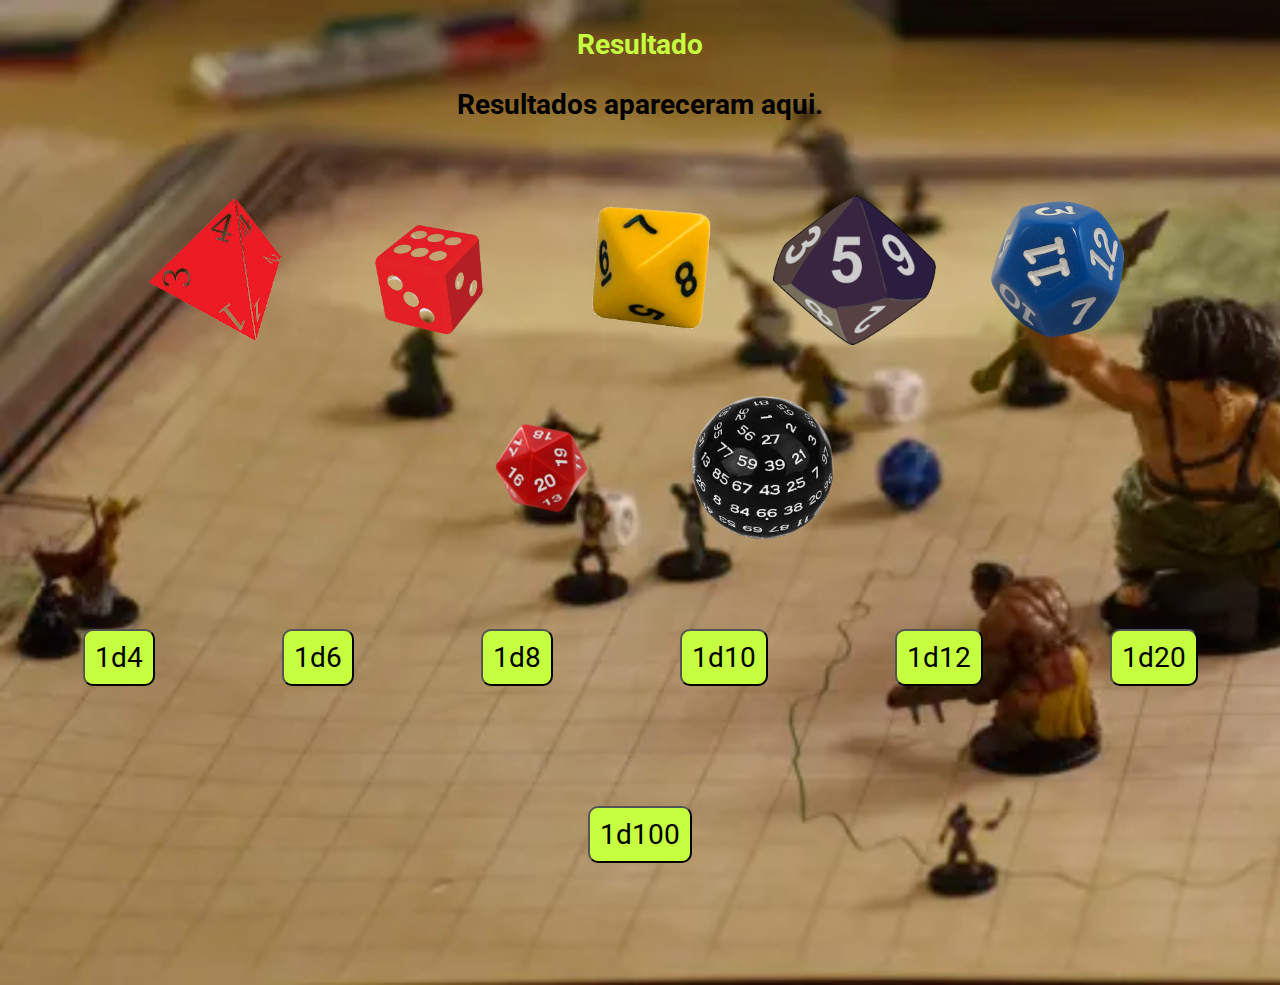
<file: dado-main/index.html>
<!DOCTYPE html>
<html lang="en">
<head>
    <meta charset="UTF-8">
    <meta http-equiv="X-UA-Compatible" content="IE=edge">
    <meta name="viewport" content="width=device-width, initial-scale=1.0">
    <title>Você tem dado em casa?</title>
    <link rel="preconnect" href="https://fonts.googleapis.com">
    <link rel="preconnect" href="https://fonts.gstatic.com" crossorigin>
    <link href="https://fonts.googleapis.com/css2?family=Roboto:wght@300;400;500&display=swap" rel="stylesheet">
    <link rel="stylesheet" href="style.css">
    <link rel="icon" href="dado.png">
</head>
<body>
    <body>
        <p>Resultado</p>
        <div id="outputDiceBox">Resultados apareceram aqui.</div>
        <div id="outputTotalBox"></div>
        <br></br>
        <div class="imagens">
        <img src="d4.png" alt="" srcset="">
        <img src="d6.png" alt="" srcset="">
        <img src="d8.png" alt="" srcset="">
        <img src="d10.png" alt="" srcset="">
        <img src="d12.png" alt="" srcset="">
        <img src="d20.png" alt="" srcset="">
        <img src="d100.png" alt="" srcset="">
    </div>
    <div class="botao">
        <button onclick="die(4)" id="botao">1d4</button>
        <button onclick="die(6)"id="botao">1d6</button>
        <button onclick="die(8)"id="botao">1d8</button>
        <button onclick="die(10)"id="botao">1d10</button>
        <button onclick="die(12)"id="botao">1d12</button>
        <button onclick="die(20)"id="botao">1d20</button>
        <button onclick="die(100)"id="botao">1d100</button>
    </div>
    <br></br>
        <div id="history"></div>
    
        <script src="matemáquina.js"></script>
    </body>
</script>
</body>
</html>
</file>
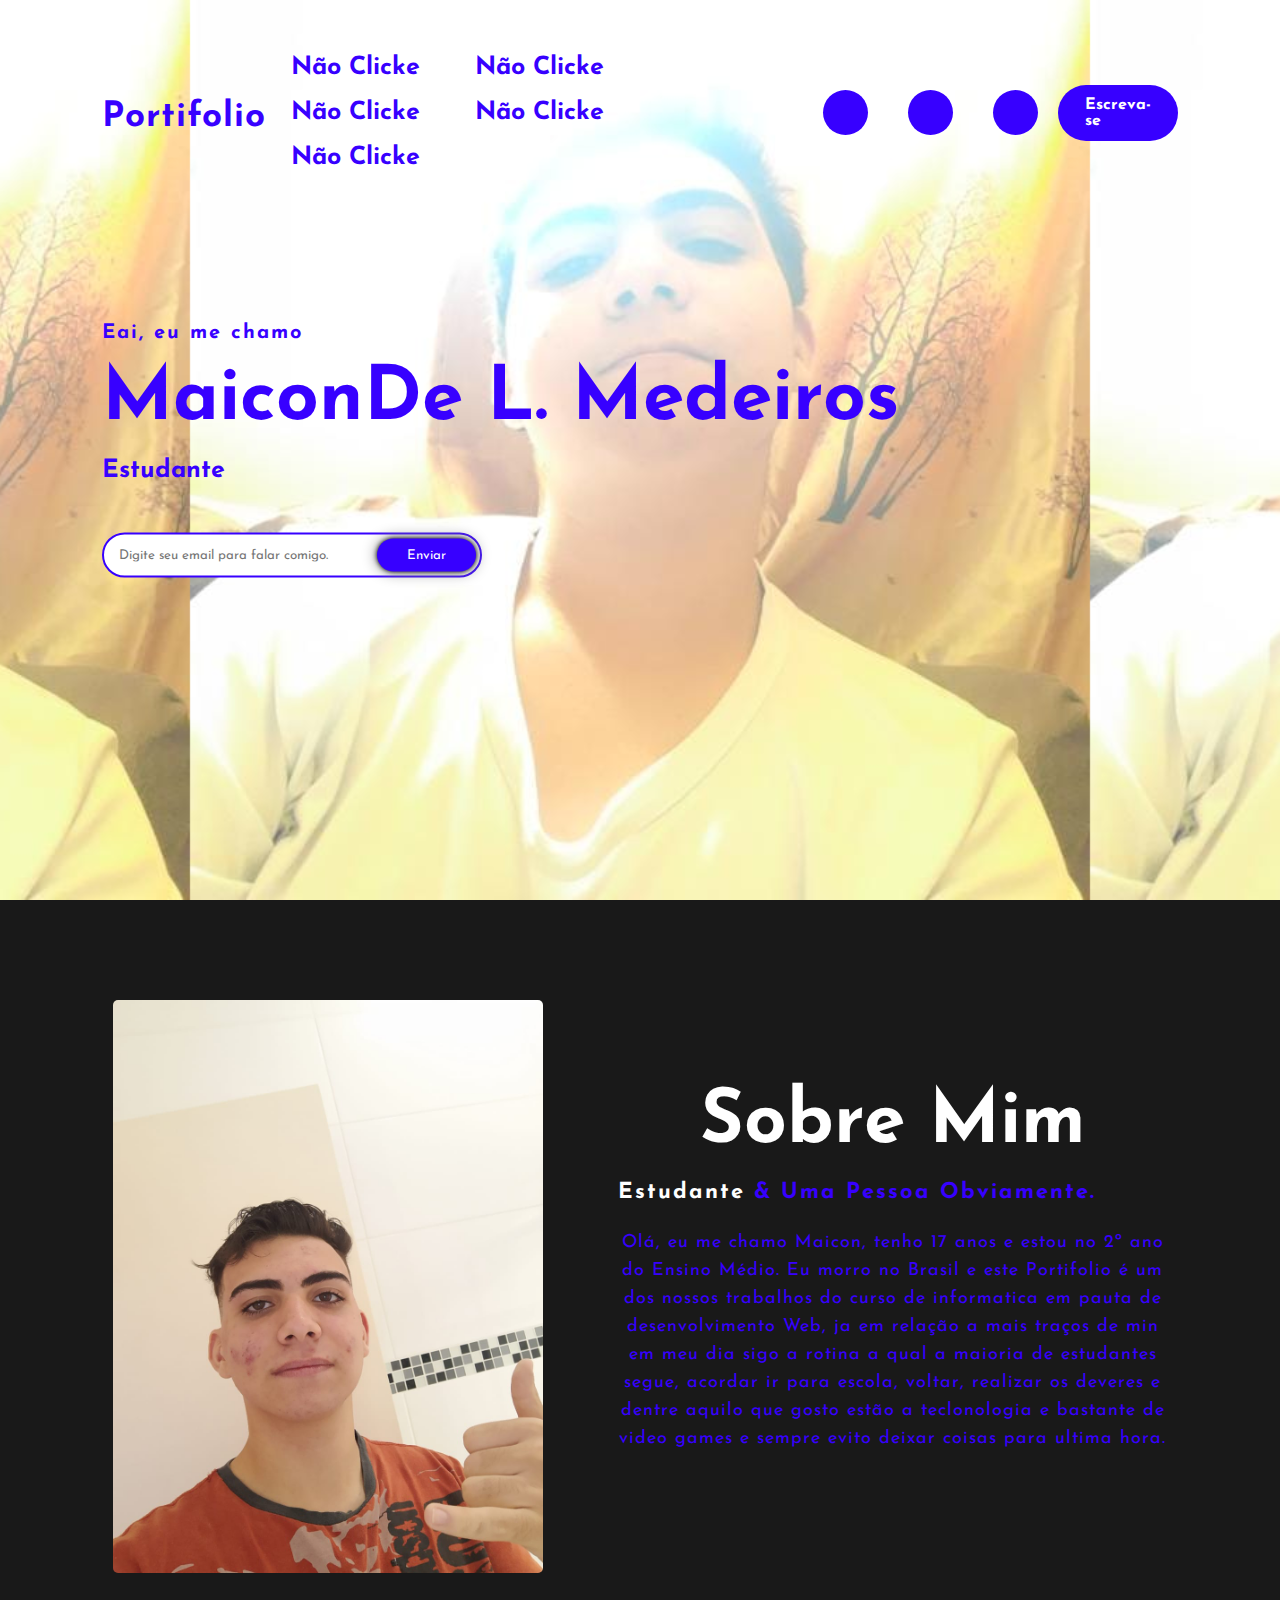
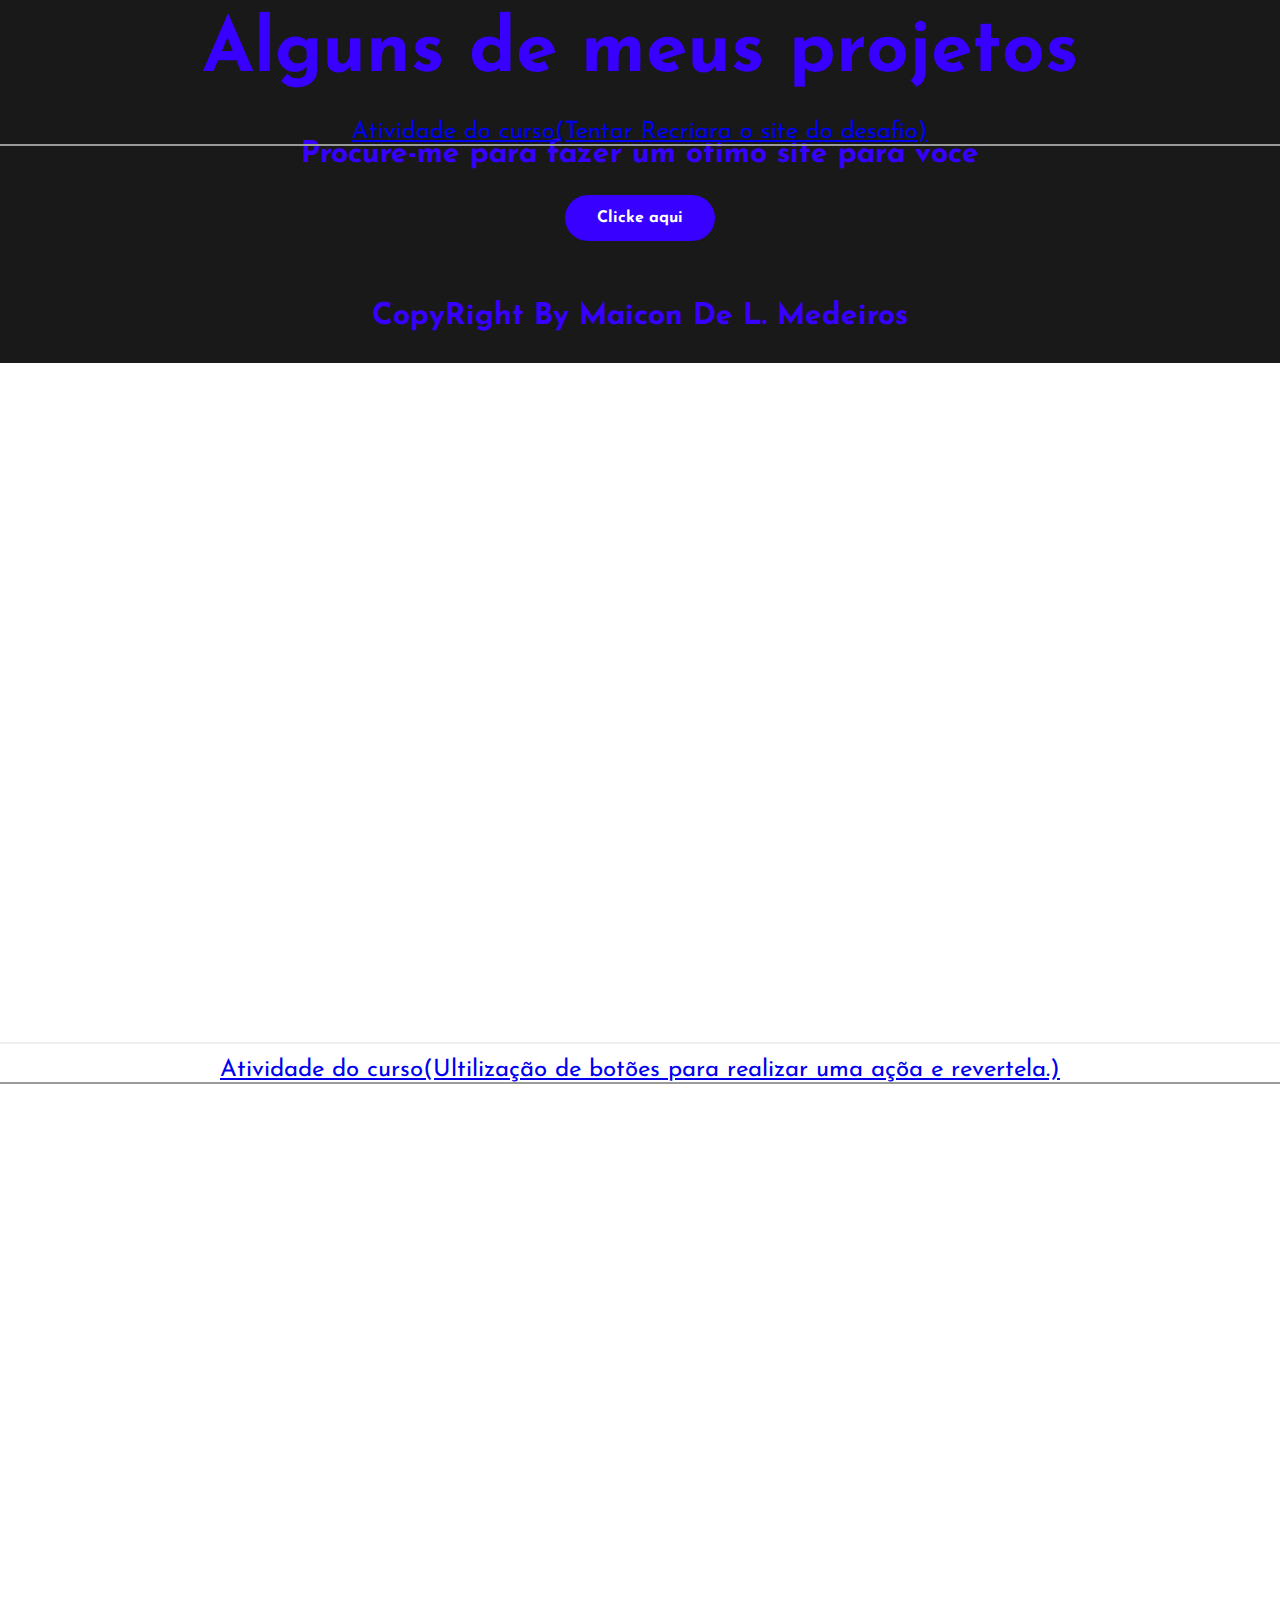
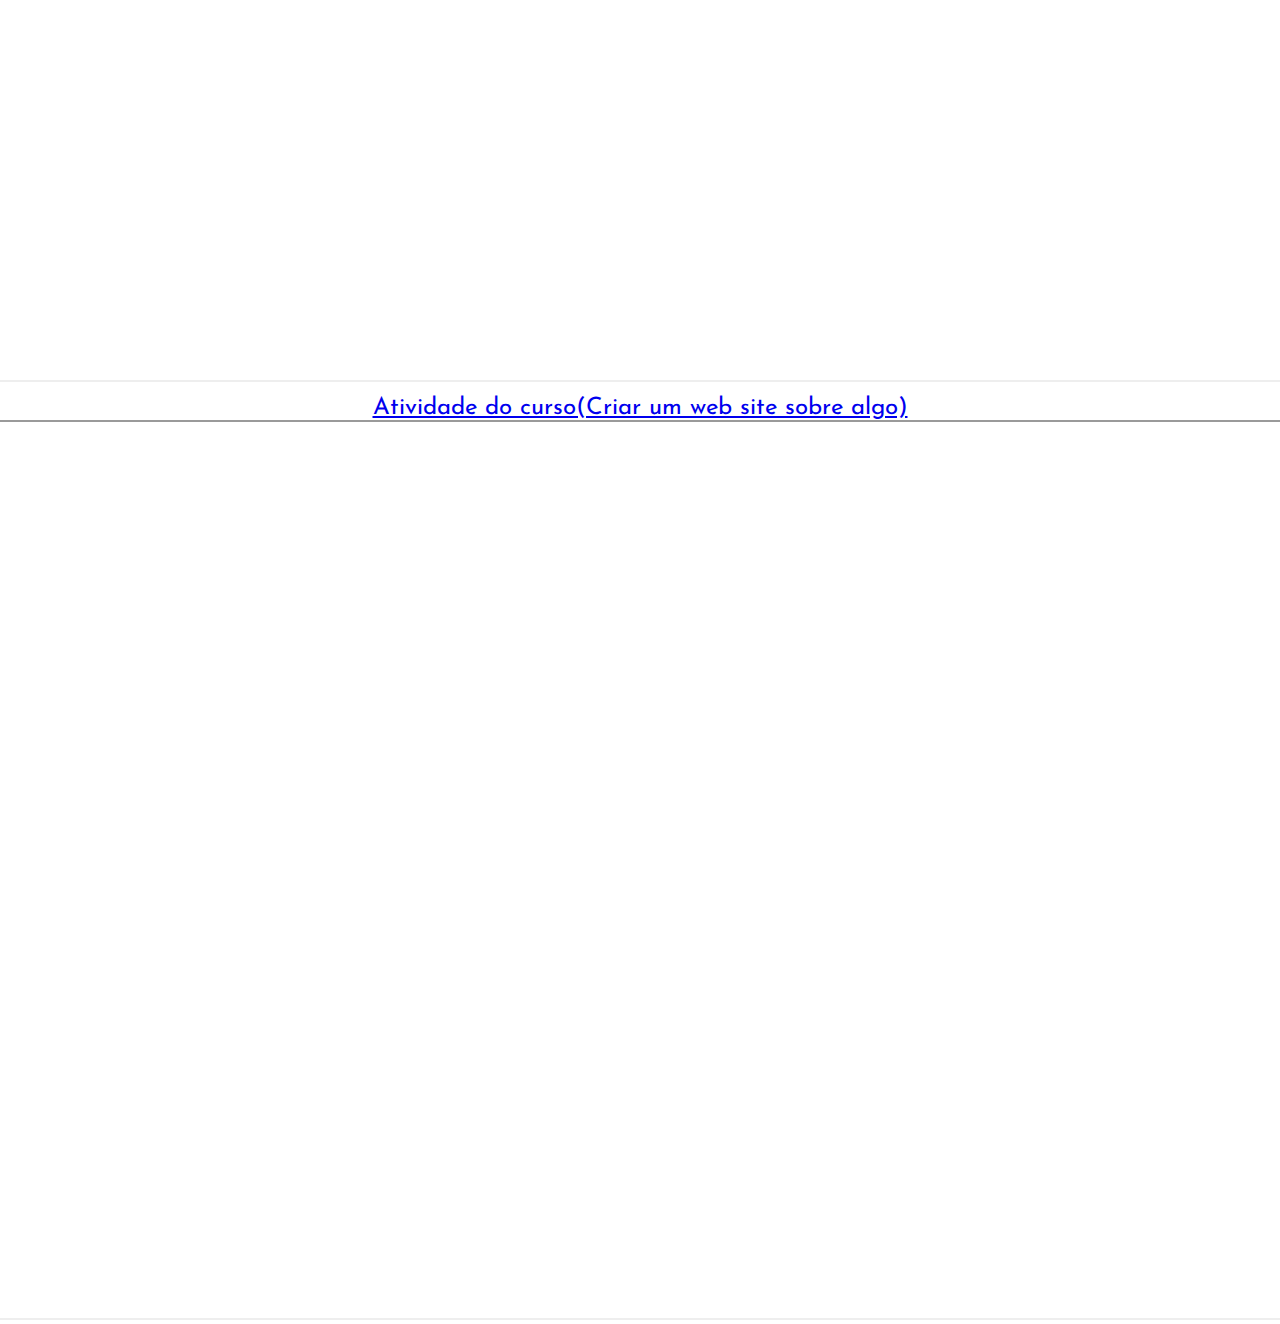
<file: portifolio/index.html>
<!DOCTYPE html>
<html>
<head>
	<title>Portifolio website</title>
	<link rel="stylesheet" type="text/css" href="css/style.css">

	<link rel="preconnect" href="https://fonts.gstatic.com">
  <link href="https://fonts.googleapis.com/css2?family=Josefin+Sans:ital,wght@0,100;0,200;0,300;0,400;0,500;0,600;0,700;1,100;1,200;1,300;1,400;1,500;1,600;1,700&display=swap" rel="stylesheet">

  <link rel="stylesheet" href="https://cdnjs.cloudflare.com/ajax/libs/font-awesome/5.15.3/css/all.min.css" integrity="sha512-iBBXm8fW90+nuLcSKlbmrPcLa0OT92xO1BIsZ+ywDWZCvqsWgccV3gFoRBv0z+8dLJgyAHIhR35VZc2oM/gI1w==" crossorigin="anonymous" referrerpolicy="no-referrer" />

</head>
<body>
	<!----hero Section start---->

	<div class="hero">
		<nav>
			<h2 class="logo">Portifo<span>lio</span></h2>
			<ul>
				<li><a href="https://www.youtube.com/watch?v=hPr-Yc92qaY">Não clicke</a></li>
				<li><a href="https://www.youtube.com/watch?v=hPr-Yc92qaY">Não clicke</a></li>
				<li><a href="https://www.youtube.com/watch?v=hPr-Yc92qaY">Não clicke</a></li>
				<li><a href="https://www.youtube.com/watch?v=hPr-Yc92qaY">Não clicke</a></li>
				<li><a href="https://www.youtube.com/watch?v=hPr-Yc92qaY">Não clicke</a></li>
			</ul>
            <div class="social">
                <a href="https://pt-br.facebook.com/"><i class="fab fa-facebook-f"></i></a>
                <a href="https://www.instagram.com/"><i class="fab fa-instagram"></i></a>
                <a href="https://github.com/Mlmgames"><i class="fab fa-github"></i></a>
            </div>
			<a href="https://br.linkedin.com/" class="btn">Escreva-se</a>
		</nav>

		<div class="content">
			<h4> Eai, eu me chamo</h4>
			<h1>Maicon<span>De L. Medeiros</span></h1>
			<h3> Estudante</h3>
			<div class="newslatter">
				<form>
					<input type="email" name="email" id="mail" placeholder="Digite seu email para falar comigo.">
					<input type="submit" name="submit" value="Enviar">
				</form>
			</div>
		</div>
	</div>

	<!----About section start---->
	<section class="about">
		<div class="main">
			<img src="img/de13c486-7cea-40d9-a094-3ff1a937e006.jpg">
			<div class="about-text">
				<h2>Sobre mim</h2>
				<h5>Estudante<span> & Uma pessoa obviamente.</span></h5>
				<p>Olá, eu me chamo Maicon, tenho 17 anos e estou no 2º ano do Ensino Médio. Eu morro no Brasil e este Portifolio é um dos nossos trabalhos do curso de informatica em pauta de desenvolvimento Web, ja em relação a mais traços de min em meu dia sigo a rotina a qual a maioria de estudantes segue, acordar ir  para escola, voltar, realizar os deveres e dentre aquilo que gosto estão a teclonologia e bastante de video games e sempre evito deixar coisas para ultima hora.</p>
	
			</div>
		</div>
	</section>

	

	<!------Contact Me------>
	<div class="contact-me">
		<p>Procure-me para fazer um otimo site para voce</p>
		<a class="button-two" href="https://br.linkedin.com/">Clicke aqui</a>
        <p class="end">CopyRight By Maicon De L. Medeiros</p>
	</div>
<footer>
	<h1>Alguns de meus projetos</h1>

	<div class="exemple3">
		<a href="file:///C:/Users/MAICONDELAZARIMEDEIR/Documents/Websites/todosostrabalhos-main/Githubfilesatividades/TrabalhosFinalDoAno/portifolio/1%C2%B0%20Trabalho%20de%20Classe/index.html"><p>Atividade do curso(Tentar Recriara o site do desafio)</p></a>
		<iframe src="file:///C:/Users/MAICONDELAZARIMEDEIR/Documents/Websites/todosostrabalhos-main/Githubfilesatividades/TrabalhosFinalDoAno/portifolio/1%C2%B0%20Trabalho%20de%20Classe/index.html"  name="iframe_artigos" allow=”accelerometer; fullscreen; gyroscope; midi”></iframe>    
	</div>
	<div class="exemple2">
		<a href="file:///C:/Users/MAICONDELAZARIMEDEIR/Documents/Websites/todosostrabalhos-main/Githubfilesatividades/TrabalhosFinalDoAno/portifolio/aula0509/index.html"><p>Atividade do curso(Ultilização de botões para realizar uma açõa e revertela.)</p></a>
		<iframe src="file:///C:/Users/MAICONDELAZARIMEDEIR/Documents/Websites/todosostrabalhos-main/Githubfilesatividades/TrabalhosFinalDoAno/portifolio/aula0509/index.html"  name="iframe_artigos" allow=”accelerometer; allowfullscreen; gyroscope; midi”></iframe>    
	</div>
	<div class="exemple3">
		<a href="file:///C:/Users/MAICONDELAZARIMEDEIR/Documents/Websites/todosostrabalhos-main/Githubfilesatividades/TrabalhosFinalDoAno/portifolio/aula0609/projectmvc/index.html"><p>Atividade do curso(Criar um web site sobre algo)</p></a>
		<iframe src="file:///C:/Users/MAICONDELAZARIMEDEIR/Documents/Websites/todosostrabalhos-main/Githubfilesatividades/TrabalhosFinalDoAno/portifolio/aula0609/projectmvc/index.html"  name="iframe_artigos" allow=”accelerometer; allowfullscreen; gyroscope; midi”></iframe>    
	</div>
</footer>
	<!------baseado no side de Tahmid Ahmed todos os direitos reservados--------->
</body>
</html>
</file>
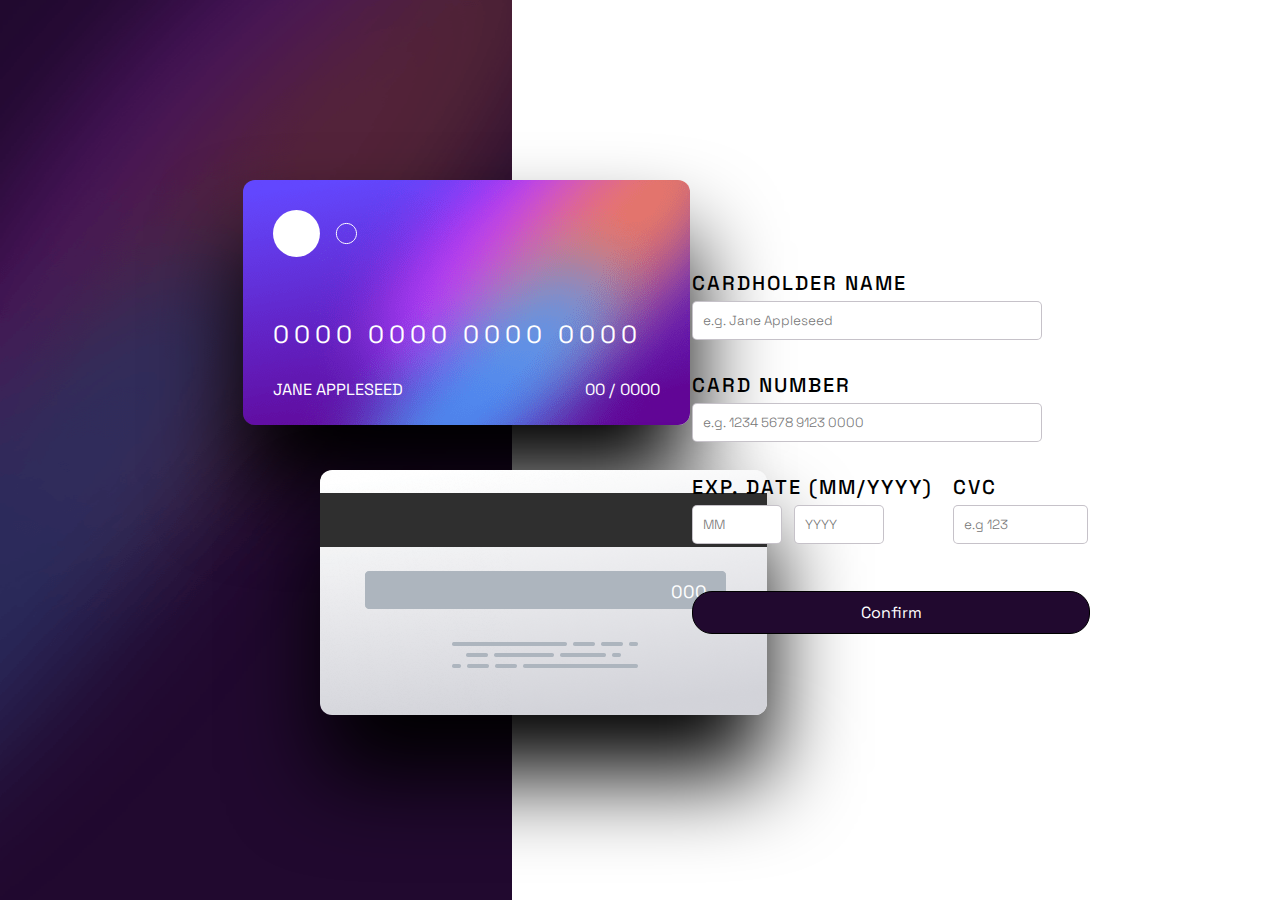
<file: portifolio/1° Trabalho de Classe/index.html>
<!DOCTYPE html>
<html lang="en">
  <head>
    <link href="https://fonts.googleapis.com/css2?family=Space+Grotesk:wght@500&display=swap" rel="stylesheet">
    <meta charset="UTF-8" />
    <meta name="viewport" content="width=device-width, initial-scale=1.0" />

    <link
      rel="icon"
      type="image/png"
      sizes="32x32"
      href="./images/favicon-32x32.png"
    />
    <link rel="stylesheet" href="style.css" />
    <title>Frontend Mentor | Interactive card details form</title>
  </head>
  <body>
    <img
      class="bg-img"
      src="images/bg-main-desktop.png"
      alt="background image for desktop view"
    />
    <div class="container">
      <section class="card-display">
        <div class="card-front">
          <img
            class="card-front-img"
            src="images/bg-card-front.png"
            alt="display of card front"
          />
          <img
            class="card-logo"
            src="images/card-logo.svg"
            alt="logo on the card"
          />
          <p class="card-number-display">0000 0000 0000 0000</p>
          <p class="cardholder-display">Jane Appleseed</p>
          <p class="expiry-month-display">00</p>
          <p class="expiry-divider-display">/</p>
          <p class="expiry-year-display">0000</p>
        </div>

        <div class="card-back">
          <img class="card-back-img" src="images/bg-card-back.png" alt="" />
          <p class="cvc-display">000</p>
        </div>
      </section>

      <section class="card-details">
        <form id="myForm" action="/action_page.php" name="myForm">
          <label for="cardholder-name"> CARDHOLDER NAME</label>
          <input
            id="cardholder-name"
            class="oldercardh-name"
            type="text"
            name="cardholder-name"
            placeholder="e.g. Jane Appleseed"
            oninput="inputName()"
          />
          <p id="errorMsg"></p>

          <label class="card-number" for="card-number"> CARD NUMBER</label>
          <input
            id="card-number"
            class="card-number"
            type="text"
            name="card-number"
            placeholder="e.g. 1234 5678 9123 0000"
            oninput="inputCardNum()"
          />
          <p id="card-num-error"></p>

          <div class="flex">
            <label class="expiry-date" for="expiry-date">
              EXP. DATE (MM/YYYY)<br />
              <input
                class="expiry"
                type="text"
                name="expiry-date"
                placeholder="MM"
                oninput="inputMM()"
              />
              <input
                class="expiry"
                type="text"
                name="expiry-date"
                placeholder="YYYY"
                oninput="inputYY()"
              />
              <p id="expiry-error"></p>
            </label>

            <label class="cvc" for="cvc">
              CVC<br />
              <input
                id="cvc"
                class="cvc"
                type="text"
                name="cvc"
                placeholder="e.g 123"
                oninput="inputCvc()"
              />
              <p id="error-cvc"></p>
            </label>
          </div>

          <button id="submit">Confirm</button>
        </form>
        <div id="thank-you" class="thank-you hidden">
          <img src="images/icon-complete.svg" alt="" />
          <h2 id="thank-you-header">Thank You!</h2>
          <p>We've added your card details</p>
          <button id="continue">Continue</button>
        </div>
      </section>
    </div>
    <script src="code.js"></script>
  </body>
</html>
</file>
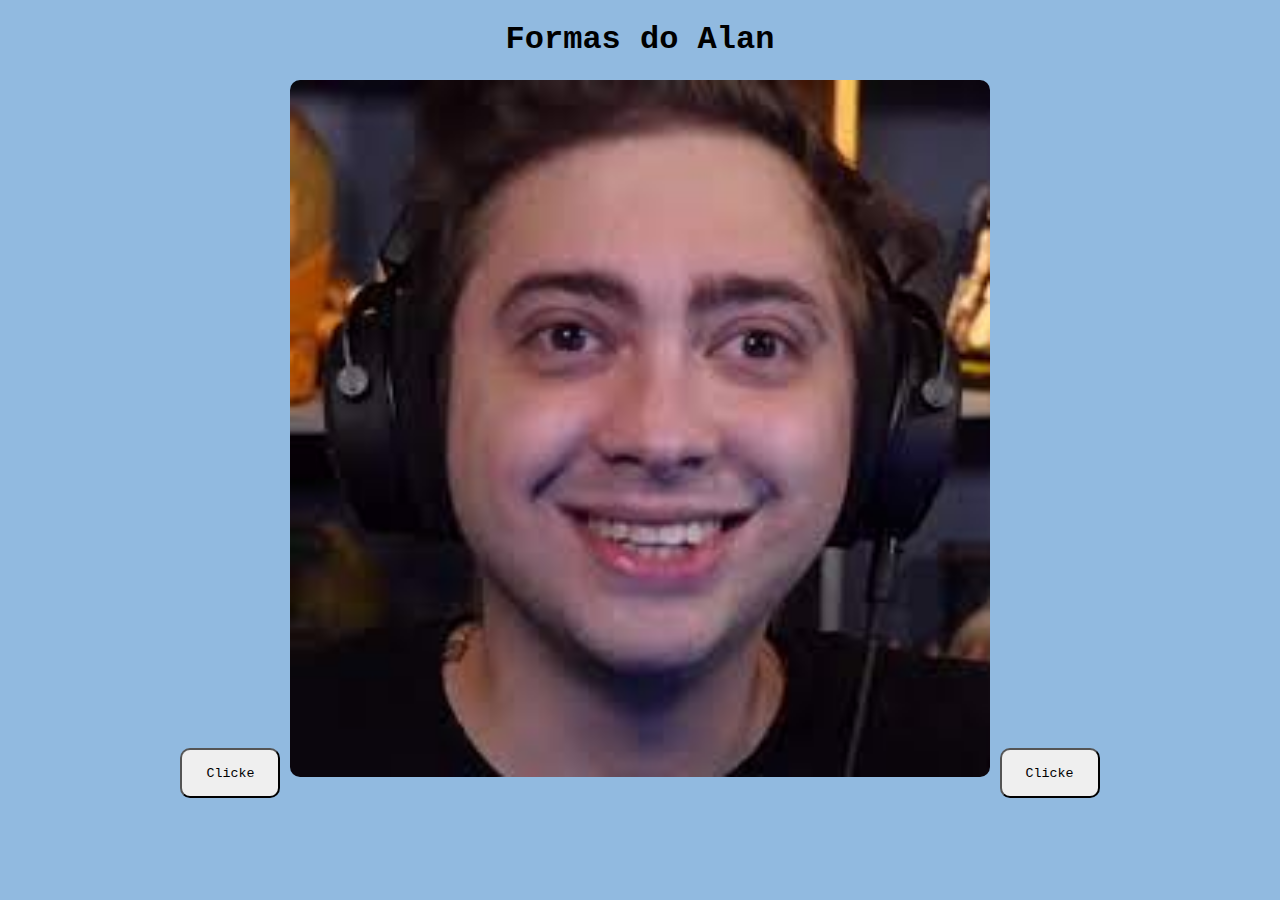
<file: portifolio/aula0509/index.html>
<!DOCTYPE html>
<html>
<head>
    
    <style>
        *{
            text-align: center;
            justify-content: center;
            font-family: 'Courier New', Courier, monospace;
        }
        body{
            background-color: rgb(145, 186, 224);
        }
        img{
            border-radius: 10px;
        }
        button{
            width: 100px;
            height: 50px;
            border-radius: 10px;
        }
    </style>
</head>
<body>


<h1>Formas do Alan</h1>
<button onclick="document.getElementById('myImage').src='321321.jpg'">Clicke</button>

<img id="myImage" src="321321.jpg" style="width:700px">

<button onclick="document.getElementById('myImage').src='123123.jpg'">Clicke</button>

</body>
</html>
</file>
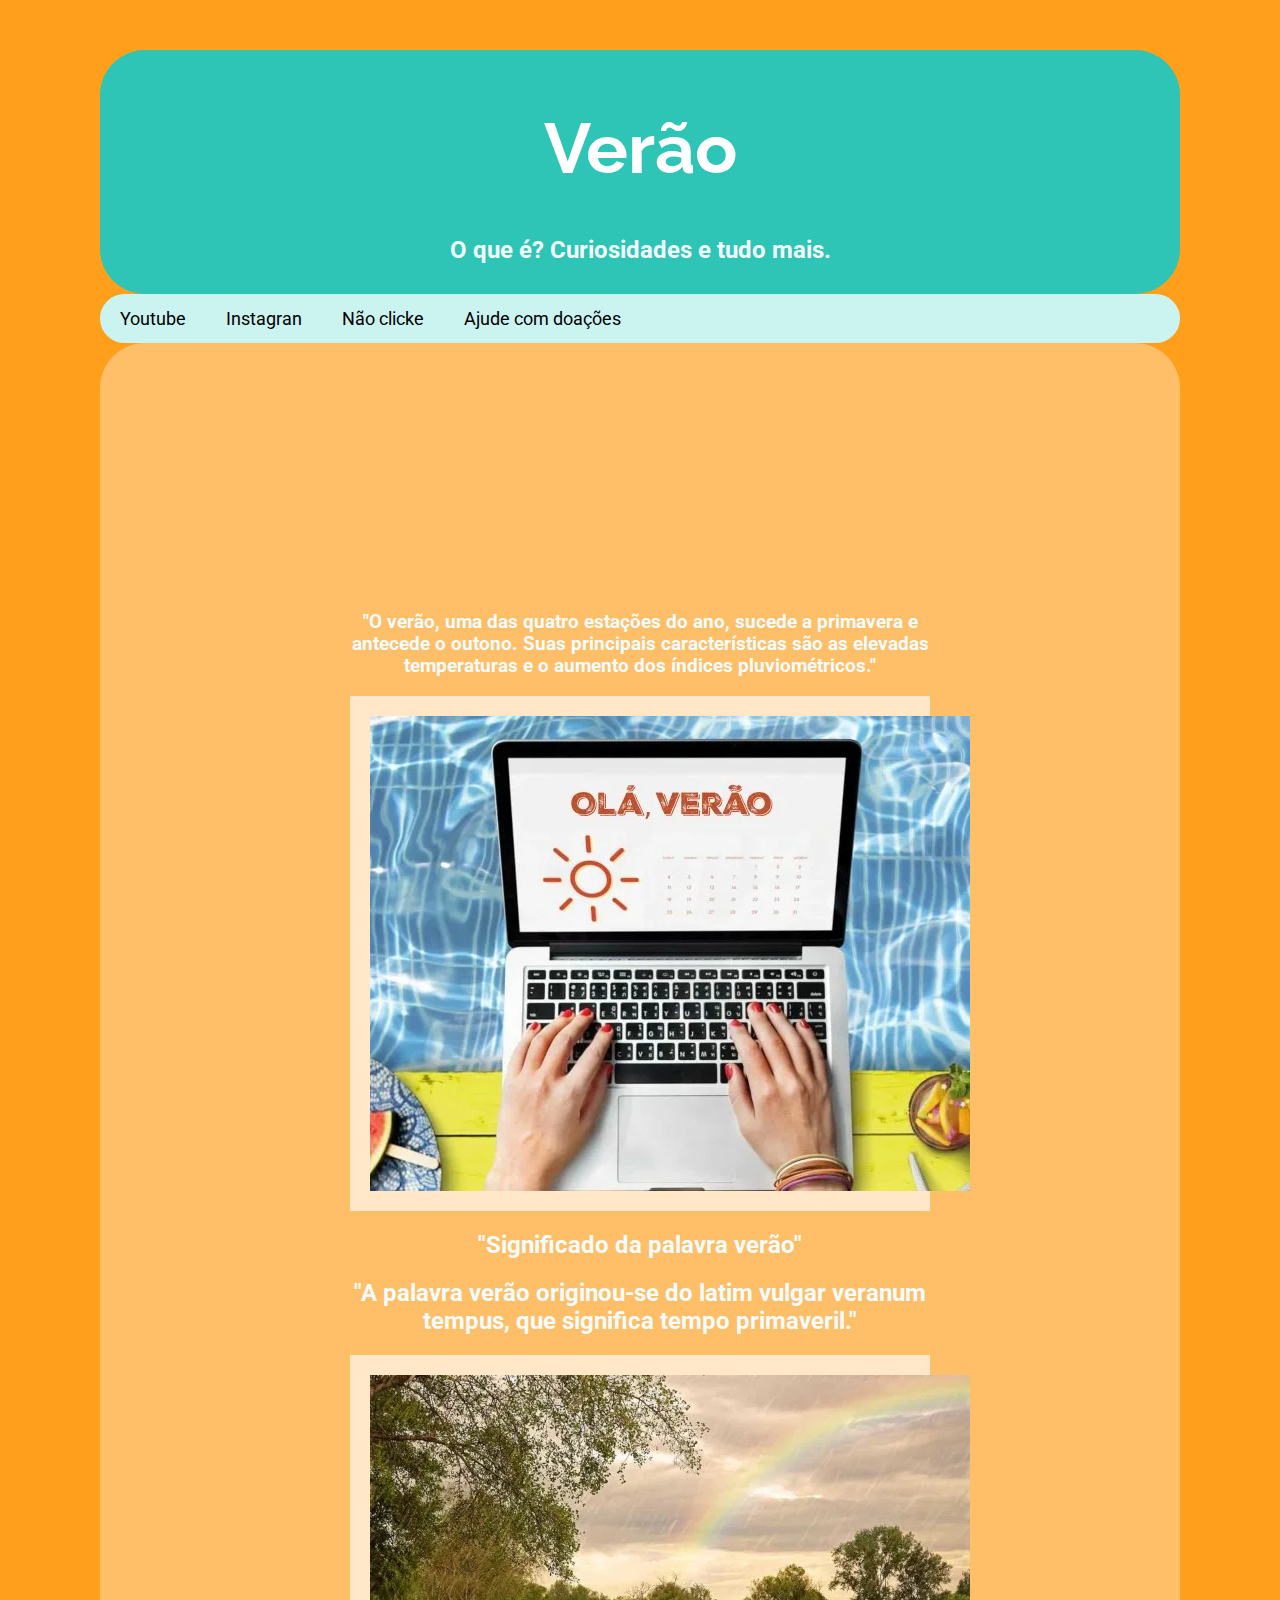
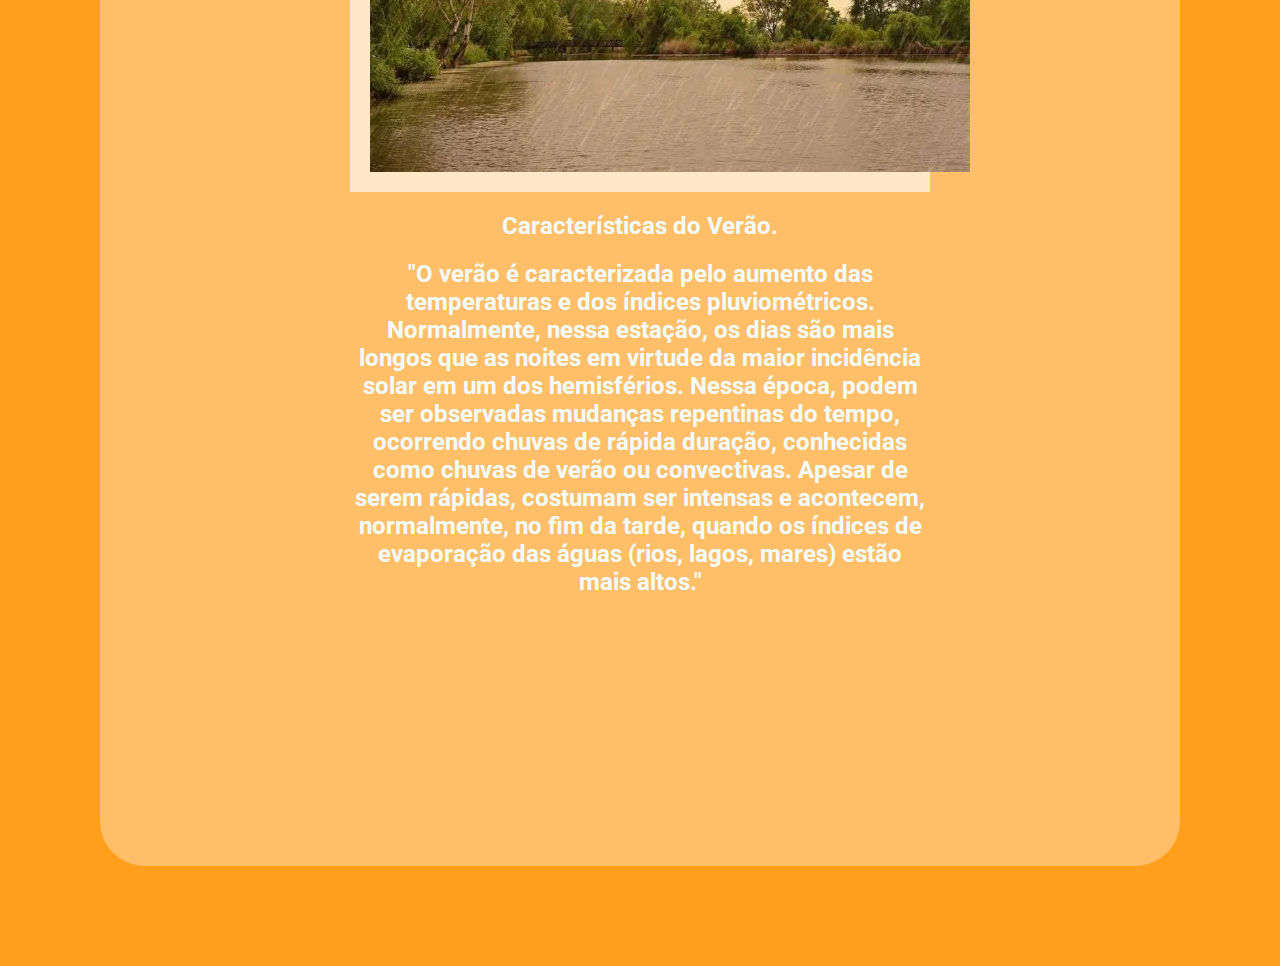
<file: portifolio/aula0609/projectmvc/index.html>
<html lang="en">
<head>
  <link rel="stylesheet" href="style.css">
  <link rel="preconnect" href="https://fonts.googleapis.com">
<link rel="preconnect" href="https://fonts.gstatic.com" crossorigin>
<link href="https://fonts.googleapis.com/css2?family=Raleway:wght@700&family=Roboto:wght@300&display=swap" rel="stylesheet">
<title>Meu WebSite</title>
<meta charset="UTF-8">
  <meta name="viewport" content="width=device-width, initial-scale=1">
</head>
<body>

<div class="header">
  <h1>Verão</h1>
  <h2>O que é? Curiosidades e tudo mais.</h2>
</div>

<div class="navbar">
  <a href="https://www.youtube.com/watch?v=dQw4w9WgXcQ">Youtube</a>
  <a href="https://www.youtube.com/watch?v=dQw4w9WgXcQ">Instagran</a>
  <a href="https://www.youtube.com/watch?v=dQw4w9WgXcQ">Não clicke</a>
  
  <a href="https://www.youtube.com/watch?v=dQw4w9WgXcQ" class="right">Ajude com doações</a>
</div>

<div class="row">
  <div class="main">
    <h3>"O verão, uma das quatro estações do ano, sucede a primavera e antecede o outono. Suas principais características são as elevadas temperaturas e o aumento dos índices pluviométricos."</h3>
    <div class="img1">
      <img src="inicio-verao.webp" alt="">
    </div>
    <h2>"Significado da palavra verão"</h2>
    <h2>"A palavra verão originou-se do latim vulgar veranum tempus, que significa tempo primaveril."</h2>
    
    <div class="img2">
    <img src="verao-indice-pluviometrico.webp" alt="">
    </div>
    <h2>Características do Verão.</h2>
    <h2>"O verão é caracterizada pelo aumento das temperaturas e dos índices pluviométricos. Normalmente, nessa estação, os dias são mais longos que as noites em virtude da maior incidência solar em um dos hemisférios.

      Nessa época, podem ser observadas mudanças repentinas do tempo, ocorrendo chuvas de rápida duração, conhecidas como chuvas de verão ou convectivas. Apesar de serem rápidas, costumam ser intensas e acontecem, normalmente, no fim da tarde, quando os índices de evaporação das águas (rios, lagos, mares) estão mais altos."</h2>
  </div>
</div>

</body>
</html>
</file>
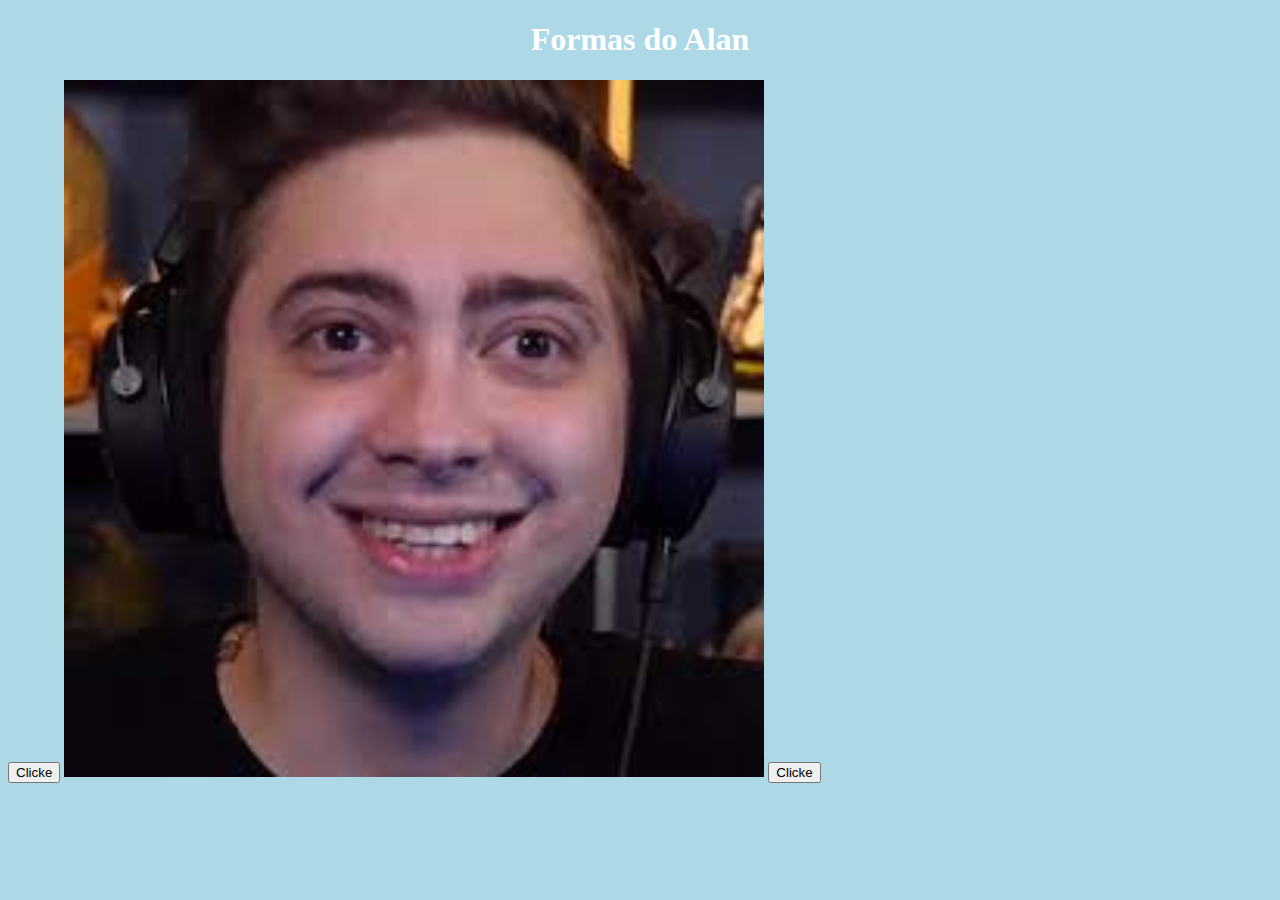
<file: portifolio/aula0509/estilização.html>
<!DOCTYPE html>
<html>
<head>
<style>
body {
  background-color: lightblue;
}

h1 {
  color: white;
  text-align: center;
}

p {
  font-family: verdana;
  font-size: 20px;
}
</style>
</head>
<body>
<body>


<h1>Formas do Alan</h1>
<button onclick="document.getElementById('myImage').src='321321.jpg'">Clicke</button>

<img id="myImage" src="321321.jpg" style="width:700px">

<button onclick="document.getElementById('myImage').src='123123.jpg'">Clicke</button>

</body>
</html>
</file>
<file: dado-main/style.css>
*{
    font-family: 'Roboto', sans-serif;
    text-align: center;
    font-size: larger;
}
body{
    background-image: url(tabuleiro.png);
    background-size: cover;
}
.imagens img {
    max-width:200px;
    max-height:150px;
    width: auto;
    height: auto;
    padding: 20px;
}
.botaodado{
    text-align: center;

}
#pes , h1 , p ,a{
    color: rgb(198, 255, 64);
}
#result{
    color: rgb(198, 255, 64);
}

#quantidade_de_dados, #Modificador{
    padding-top: 10px;
    border-radius: 10px;
    background-color: aquamarine;
    color: black ;
}
body {
    font-family: sans-serif;
    background-color: #81d4fa;
    font-weight: bold;
}
#botao{
    border-radius: 10px;
    background-color: rgb(198, 255, 64);

    text-align: center;
    font-size: 28px;
    padding: 10px;
    margin: 60px;
  }
</file>
<file: portifolio/css/style.css>
*{
	padding: 0;
	margin: 0;
	font-family: 'Josefin Sans', sans-serif;
	box-sizing: border-box;
}
.hero{
	height: 100vh;
	width: 100%;
	background-image: url(../img/1ee600dc-496c-43ff-8c95-e9d4e036467b.jpg);
	background-size:contain;
	background-position: center;
}
nav{
	display: flex;
	align-items: center;
	justify-content: space-between;
	padding-top: 45px;
	padding-left: 8%;
	padding-right: 8%;
}
.logo{
	color: rgb(55, 0, 255);
	font-size: 35px;
	letter-spacing: 1px;
	cursor: pointer;
}
span{
	color: rgb(55, 0, 255);
}
nav ul li{
	list-style-type: none;
	display: inline-block;
	padding: 10px  25px;
	font-size: 25px;
}
nav ul li a{
	color: rgb(55, 0, 255);
	text-decoration: none;
	font-weight: bold;
	text-transform: capitalize;
}
nav ul li a:hover{
	color: #f9004d;
	transition: .4s;
}
.btn{
	background-color:rgb(55, 0, 255);
	color: rgb(255, 255, 255);
	text-decoration: none;
	border: 2px solid transparent;
	font-weight: bold;
	padding: 10px 25px;
	border-radius: 30px;
	transition: transform .4s; 
}
.btn:hover{
	transform: scale(1.2);
}
.content{
	position: absolute;
	top: 50%;
	left:8%;
	transform: translateY(-50%);
}
h1{
	color: rgb(55, 0, 255);
	margin: 20px 0px 20px;
	font-size: 75px;
}
h3{
	color: rgb(55, 0, 255);
	font-size: 25px;
	margin-bottom: 50px;
}
h4{
	color: rgb(55, 0, 255);
	letter-spacing: 2px;
	font-size: 20px;
}
.newslatter form{
	width: 380px;
	max-width: 100%;
	position: relative;
}
.newslatter form input:first-child{
	display: inline-block;
	width: 100%;
	padding: 14px 130px 14px 15px;
	border: 2px solid rgb(55, 0, 255);
	outline: none;
	border-radius: 30px;
}
.newslatter form input:last-child{
	position: absolute;
	display: inline-block;
	outline: none;
	border: none;
	padding: 10px 30px;
	border-radius: 30px;
	background-color:rgb(55, 0, 255);
	color: white;
	box-shadow: 0px 0px 5px #000, 0px 0px 15px #858585;
	top: 6px;
	right: 6px; 
}

.about{
	width: 100%;
	padding: 100px 0px;
	background-color: #191919;
}
.about img{
	height: auto;
	width: 430px;
}
.about-text{
	width: 550px;
}
.main{
	width: 1130px;
	max-width: 95%;
	margin: 0 auto;
	display: flex;
	align-items: center;
	justify-content: space-around;
}
.about-text h2{
	color: white;
	font-size: 75px;
	text-transform: capitalize;
	margin-bottom: 20px;
}
.about-text h5{
	color: white;
	letter-spacing: 2px;
	font-size: 22px;
	margin-bottom: 25px;
	text-transform: capitalize;
}
.about-text p{
	color: rgb(55, 0, 255);
	letter-spacing: 1px;
	line-height: 28px;
	font-size: 18px;
	margin-bottom: 45px;
}
button{
	background-color:#f9004d;
	color: white;
	text-decoration: none;
	border: 2px solid transparent;
	font-weight: bold;
	padding: 13px 30px;
	border-radius: 30px;
	transition: .4s; 
}
button:hover{
	background-color: transparent;
	border: 2px solid rgb(55, 0, 255);
	cursor: pointer;
}

.service{
	background: #101010;
	width: 100%;
	padding: 100px 0px;
}
.title h2{
	color: white;
	font-size: 75px;
	width: 1130px;
	margin: 30px auto;
	text-align: center;
}
.box{
	display: flex;
	justify-content: center;
	align-items: center;
	min-height: 400px;
}
.card{
	height: 365px;
	width: 335px;
	padding: 20px 35px;
	background: #191919;
	border-radius: 20px;
	margin: 15px;
	position: relative;
	overflow: hidden;
	text-align: center;
}
.card i{
	font-size: 50px;
	display: block;
	text-align: center;
	margin: 25px 0px;
	color: rgb(55, 0, 255);

}
h5{
	color: white;
	font-size: 23px;
	margin-bottom: 15px;
}
.pra p{
	color: white;
	font-size: 16px;
	line-height: 27px;
	margin-bottom: 25px;
}
.card .button{
	background-color:#030303;
	color: white;
	text-decoration: none;
	border: 2px solid transparent;
	font-weight: bold;
	padding: 9px 22px;
	border-radius: 30px;
	transition: .4s; 
}
.card .button:hover{
	background-color: transparent;
	border: 2px solid #000000;
	cursor: pointer;
}
.contact-me{
	width: 100%;
	height: 290px;
	background: #191919;
	display: flex;
	align-items: center;
	flex-direction: column;
	justify-content: center;
}
.contact-me p{
	color: rgb(55, 0, 255);
	font-size: 30px;
	font-weight: bold;
	margin-bottom: 25px;
}
.contact-me .button-two{
	background-color:rgb(55, 0, 255);
	color: white;
	text-decoration: none;
	border: 2px solid transparent;
	font-weight: bold;
	padding: 13px 30px;
	border-radius: 30px;
	transition: .4s; 
}
.contact-me .button-two:hover{
	background-color: transparent;
	border: 2px solid #f9004d;
	cursor: pointer;
}

.social{
	display: flex;
	top: 10px;
}
.social a{
	width: 45px;
	height: 45px;
	display: flex;
	align-items: center;
	justify-content: center;
	background:  rgb(55, 0, 255);
	border-radius: 50%;
	margin: 22px 20px;
	color: white;
	text-decoration: none;
	font-size: 30px;
}
.social a:hover{
	transform: scale(1.3);
	transition: .3s;
}
.end{
	position: relative;
	color:#f9004d;
	top: 50px;
	font-size: 14px; 
}
img{
	border-radius: 5px;
}
footer{

	width: 100%;
	height: 400px;
	background: #101010 cover;
	display:flex;
	margin-top: 70%;
	flex-direction: column;
	align-items: center;
	justify-content: center;
}

iframe{
	width: 1400px;
	height:  900px;
	border-radius: 35px;

}
p, h2{
	font-size:x-large;
	text-align: center;
	margin-top: 10px;
}
</file>
<file: portifolio/1° Trabalho de Classe/style.css>
* {
  box-sizing: border-box;
  margin: 0;
  padding: 0;
  font-family: "Space Grotesk", sans-serif;
}

body {
  height: 100vh;
  position: relative;
  display: flex;
  align-items: center;
  font-size: 18px;
}

.bg-img {
  position: absolute;
  width: 40%;
  height: 100%;
}
.bg-img-xs {
  display: none;
}

.container {
  max-width: 1440px;
  width: 100%;
  margin: auto;
  border-radius: 25px;
}

section {
  border: var(--debug-red);
}

section.card-display {
  flex: 0 1 600px;
  color: hsl(0, 0%, 100%);
  border: var(--debug-blue);
  float: left;
}
section.card-details {
  border: var(--debug-green);
  float: right;
}
.card-front,
.card-back {
  position: absolute;
  width: fit-content;
  margin-right: 35px;
}
.card-front-img,
.card-back-img {
  border-radius: 12px;
  box-shadow: rgba(0, 0,0.2) 0px 60px 90px;
}
.card-front {
  top:  87px;
  left: 180px;
  
}
.card-back {
  left: 260px;
  bottom: 15%;
}
.card-logo,
.card-number-display,
.cardholder-display,
.expiry-month-display,
.expiry-divider-display,
.expiry-year-display {
  position: absolute;
}
.card-logo {
  position: absolute;
  top: 30px;
  left: 30px;
  z-index: 3;
}
.card-number-display {
  bottom: 80px;
  left: 30px;
  font-size: 25px;
  letter-spacing: 5px;
}
.cardholder-display {
  bottom: 30px;
  left: 30px;
  font-size: 0.9em;
  text-transform: uppercase;
}
.expiry-month-display {
  bottom: 30px;
  right: 85px;
  font-size: 0.9em;
}

.expiry-divider-display {
  bottom: 30px;
  right: 75px;
  font-size: 0.9em;
}

.expiry-year-display {
  bottom: 30px;
  right: 30px;
  font-size: 0.9em;
}

.cvc-display {
  position: absolute;
  right: 60px;
  bottom: 117px;
}
form {
  height: 350px;
  position: absolute;
  top: 33%;
  right: 25%;
  border-radius: 25px;
}
label {
  display: block;
  font-size: 20px;
  font-weight: 500;
  margin-bottom: 5px;
  letter-spacing: 2px;
}
label.card-number,
label.expiry-date,
label.cvc {
  margin-top: 30px;
  border-radius: 25px;
}
input {
  width: 350px;
  padding: 10px 10px;
  border: 1px solid hsla(279, 6%, 55%, 0.5);
  border-radius: 5px;
  cursor: pointer;
}
input:focus {
  outline: 0px solid hsl(249, 99%, 64%);
  border-top-color: hsl(249, 99%, 64%);
  border-right-color: hsl(278, 94%, 30%);
  border-bottom-color: hsl(249, 99%, 64%);
  border-left-color: hsl(278, 94%, 30%);
}
input::placeholder {
  font-weight: 300;
}
input:invalid {
  border: 1px solid hsl(0, 100%, 66%);
}
p#errorMsg,
p#card-num-error,
p#expiry-error,
p#error-cvc {
  color: hsl(0, 100%, 66%);
  font-size: 12px;
  font-weight: 500;
  padding-top: 2px;
  padding-left: 2px;
}
p#expiry-error,
p#error-cvc {
  letter-spacing: 1px;
}
.flex {
  display: flex;
  gap: 20px;
  margin-bottom: 40px;
}
.flex .expiry {
  width: 90px;
  margin-right: 5px;
}
.flex .cvc {
  width: 135px;
}
input.expiry,
input.cvc {
  margin-top: 5px;
}
.card-details {
  display: flex;
  align-items: center;
  justify-content: center;
}

button {
  all: unset;
  text-align: center;
  border: 1px solid black;
  width: 100%;
  border-radius: 20px;
  padding: 10px 0;
  font-size: 16px;
  background-color: hsl(278, 68%, 11%);
  color: hsl(0, 0%, 100%);
  cursor: pointer;
  
}
button:hover {
  background-color: hsl(278, 68%, 11%, 0.8);
  border-radius: 20px;
}

.thank-you {
  position: absolute;
  right: 25%;
  display: flex;
  flex-direction: column;
  align-items: center;
  gap: 20px;
  font-family: "Space Grotesk", sans-serif;
}
.thank-you img {
  width: 70px;
}
.thank-you h2 {
  text-transform: uppercase;
  letter-spacing: 2px;
  font-weight: 500;
}
.thank-you p {
  font-weight: 500;
  color: hsl(279, 6%, 55%);
}
button#continue {
  margin-top: 25px;
  width: 350px;
}

.hidden {
  display: none;
}
/* 1440px */
@media screen and (max-width: 1440px) {
  .card-front {
    left: 19%;
    top: 20%;
  }
  .card-back {
    left: 25%;
    bottom: 20%;
  }
  form {
    right: 15%;
    top: 30%;
  }
  .thank-you {
    right: 15%;
    top: 33%;
  }
}
</file>
<file: portifolio/aula0609/projectmvc/style.css>
* {
    box-sizing: border-box;
    text-align: center  ;
    font-family: 'Roboto', sans-serif;
  }
  body {
    margin: 0;
    padding: 100px;
    padding-top: 50px;
    background-color: #FF9F1C;
  }
  .header {
    padding: 10px;
    text-align: center;
    background: #2EC4B6;
    color: white;
    border-radius: 45px;
  }

  .header h1 {
    font-size: 70px;
    font-family: 'Raleway', sans-serif;
  }
  
  .navbar {
    overflow: hidden;
    background-color: #CBF3F0;
    border-radius: 45px;
    font-size: large;
  }
  
  .navbar a {
    float: left;
    display: block;
    color: rgb(0, 0, 0);
    text-align: center;
    padding: 14px 20px;
    text-decoration: none;
  }
  .navbar a:hover {
    background-color: #ddd;
    color: black;
  }
  .main {   
    -ms-flex: 70%;
    flex: 70%;
    background-color: #FFBF69;
    padding: 250px;
    border-radius: 45px;
  }
  .img2{
    text-align: center;
    background-color: #FFE7C7;

    padding: 20px;
  }
  .img1{
    text-align: center;
    background-color: #FFE7C7;

    padding: 20px;
  }
  p, h2, h3{
    color: #F2FCFC;
  }
</file>
